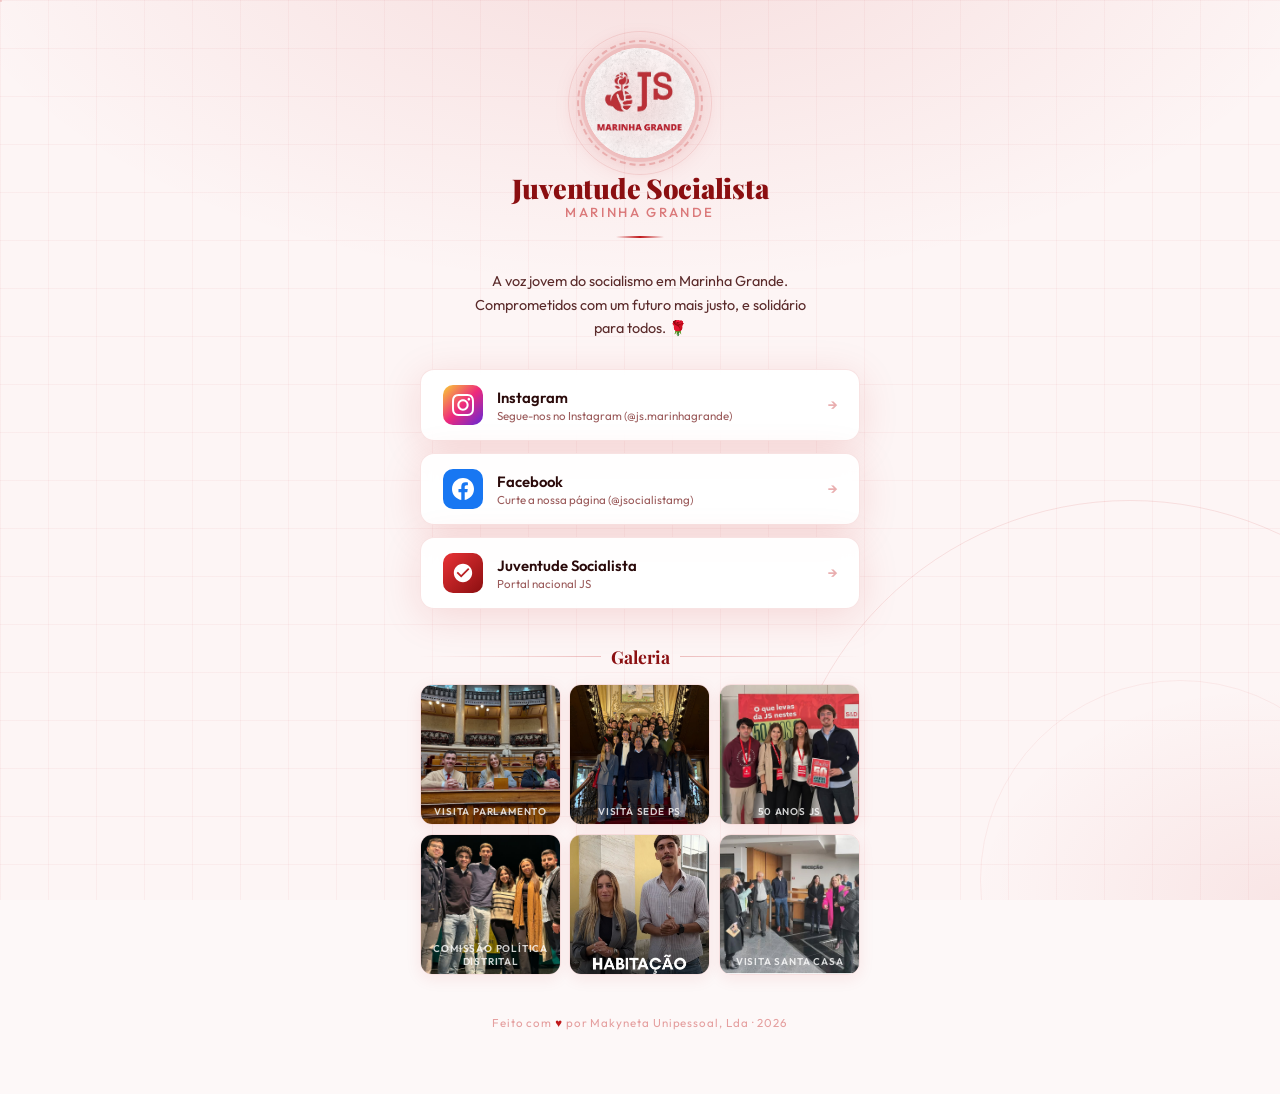
<file: archive/index.html>
<!DOCTYPE html>
<html lang="pt">
<head>
    <!-- Metadados -->
    <meta charset="UTF-8">
    <meta name="viewport" content="width=device-width, initial-scale=1.0">
    <meta name="description" content="Página da Juventude Socialista de Marinha Grande. A voz jovem do socialismo em Marinha Grande. Comprometidos com um futuro mais justo, e solidário para todos. 🌹">
    <meta name="keywords" content="Juventude Socialista, Marinha Grande, JS, política, socialismo, juventude, Portugal">
    <meta name="author" content="Makyneta Unipessoal, Lda">
    <meta property="og:title" content="JS Marinha Grande">
    <meta property="og:description" content="A voz jovem do socialismo em Marinha Grande. Comprometidos com um futuro mais justo, e solidário para todos. 🌹">
    <meta property="og:image" content="https://makyneta.github.io/jsmarinhagrande/assets/images/ui/ogimage.jpg">
    <!-- Style-->
    <link rel="stylesheet" href="assets/styles/main.css">
    <!-- Scripts -->
    <script src="assets/scripts/main.js" defer></script>
    <!-- Font -->
    <link href="https://fonts.googleapis.com/css2?family=Playfair+Display:wght@700;900&family=Outfit:wght@300;400;500;600&display=swap" rel="stylesheet">
    <!-- Title_Favicon -->
    <link rel="icon" href="assets/images/ui/favicon.png" type="image/png">
    <title>JS Marinha Grande</title>
</head>
<body>

<div id="prog"></div>
<canvas id="particles"></canvas>

<div class="bg">
  <div class="bg-mesh"></div>
  <div class="bg-grid"></div>
  <div class="bg-circle"></div>
  <div class="bg-circle"></div>
  <div class="bg-circle"></div>
  <div class="bg-circle"></div>
</div>

<div class="container">

  <div class="header">
    <div class="logo-wrap">
      <div class="logo-glow"></div>
      <div class="logo-ring2"></div>
      <div class="logo-ring"></div>
      <div class="logo-img-clip">
        <img src="assets/images/ui/profile.jpg" alt="JS Marinha Grande" onerror="this.style.display='none';this.nextElementSibling.style.display='flex'">
        <div style="display:none;align-items:center;justify-content:center;width:110px;height:110px;font-family:'Playfair Display',serif;font-weight:900;font-size:2.5rem;color:#C0181A;">JS</div>
      </div>
    </div>
    <div>
      <div class="org-name" id="orgName"></div>
      <div class="org-subtitle">Marinha Grande</div>
    </div>
    <div class="divider"></div>
  </div>

  <p class="bio">A voz jovem do socialismo em Marinha Grande.<br>Comprometidos com um futuro mais justo, e solidário para todos. 🌹</p>

  <div class="links">
    <a href="jsinstagram" target="_blank" class="link-btn btn-insta">
      <div class="icon"><svg viewBox="0 0 24 24" fill="white"><path d="M12 2.163c3.204 0 3.584.012 4.85.07 3.252.148 4.771 1.691 4.919 4.919.058 1.265.069 1.645.069 4.849 0 3.205-.012 3.584-.069 4.849-.149 3.225-1.664 4.771-4.919 4.919-1.266.058-1.644.07-4.85.07-3.204 0-3.584-.012-4.849-.07-3.26-.149-4.771-1.699-4.919-4.92-.058-1.265-.07-1.644-.07-4.849 0-3.204.013-3.583.07-4.849.149-3.227 1.664-4.771 4.919-4.919 1.266-.057 1.645-.069 4.849-.069zm0-2.163c-3.259 0-3.667.014-4.947.072-4.358.2-6.78 2.618-6.98 6.98-.059 1.281-.073 1.689-.073 4.948 0 3.259.014 3.668.072 4.948.2 4.358 2.618 6.78 6.98 6.98 1.281.058 1.689.072 4.948.072 3.259 0 3.668-.014 4.948-.072 4.354-.2 6.782-2.618 6.979-6.98.059-1.28.073-1.689.073-4.948 0-3.259-.014-3.667-.072-4.947-.196-4.354-2.617-6.78-6.979-6.98-1.281-.059-1.69-.073-4.949-.073zm0 5.838c-3.403 0-6.162 2.759-6.162 6.162s2.759 6.163 6.162 6.163 6.162-2.759 6.162-6.163c0-3.403-2.759-6.162-6.162-6.162zm0 10.162c-2.209 0-4-1.79-4-4 0-2.209 1.791-4 4-4s4 1.791 4 4c0 2.21-1.791 4-4 4zm6.406-11.845c-.796 0-1.441.645-1.441 1.44s.645 1.44 1.441 1.44c.795 0 1.439-.645 1.439-1.44s-.644-1.44-1.439-1.44z"/></svg></div>
      <div class="label">Instagram<span>Segue-nos no Instagram (@js.marinhagrande)</span></div>
      <div class="arrow">→</div>
    </a>
    <a href="jsfacebook" target="_blank" class="link-btn btn-facebook">
      <div class="icon"><svg viewBox="0 0 24 24" fill="white"><path d="M24 12.073c0-6.627-5.373-12-12-12s-12 5.373-12 12c0 5.99 4.388 10.954 10.125 11.854v-8.385H7.078v-3.47h3.047V9.43c0-3.007 1.792-4.669 4.533-4.669 1.312 0 2.686.235 2.686.235v2.953H15.83c-1.491 0-1.956.925-1.956 1.874v2.25h3.328l-.532 3.47h-2.796v8.385C19.612 23.027 24 18.062 24 12.073z"/></svg></div>
      <div class="label">Facebook<span>Curte a nossa página (@jsocialistamg)</span></div>
      <div class="arrow">→</div>
    </a>
    <!-- <a href="tel:+351919235469" class="link-btn btn-email">
      <div class="icon"><svg viewBox="0 0 24 24" fill="white"><path d="M20 4H4c-1.1 0-2 .9-2 2v12c0 1.1.9 2 2 2h16c1.1 0 2-.9 2-2V6c0-1.1-.9-2-2-2zm0 4l-8 5-8-5V6l8 5 8-5v2z"/></svg></div>
      <div class="label">Telefone<span>Envia-nos uma mensagem</span></div>
      <div class="arrow">→</div>
    </a> -->
    <a href="juventudesocialistanacional" target="_blank" class="link-btn btn-ps">
      <div class="icon"><svg viewBox="0 0 24 24" fill="white"><path d="M12 2C6.48 2 2 6.48 2 12s4.48 10 10 10 10-4.48 10-10S17.52 2 12 2zm-2 15l-5-5 1.41-1.41L10 14.17l7.59-7.59L19 8l-9 9z"/></svg></div>
      <div class="label">Juventude Socialista<span>Portal nacional JS</span></div>
      <div class="arrow">→</div>
    </a>
  </div>

  <div class="gallery-section">
    <div class="gallery-title">Galeria</div>
    <div class="gallery-grid">
      <div class="gallery-item" onclick="openLightbox(0)"><div class="gi-bg gi-1"><img src="assets/images/gallery/visitaparl.jpg" onerror="this.style.display='none'"><div class="gi-label">Visita Parlamento</div></div></div>
      <div class="gallery-item" onclick="openLightbox(1)"><div class="gi-bg gi-2"><img src="assets/images/gallery/visitasedeps.jpg" onerror="this.style.display='none'"><div class="gi-label">Visita Sede PS</div></div></div>
      <div class="gallery-item" onclick="openLightbox(2)"><div class="gi-bg gi-3"><img src="assets/images/gallery/50yjs.jpg" alt="Solidariedade" onerror="this.style.display='none'"><div class="gi-label">50 Anos JS</div></div></div>
      <div class="gallery-item" onclick="openLightbox(3)"><div class="gi-bg gi-4"><img src="assets/images/gallery/comissaopoliticadist.jpg" alt="Formação" onerror="this.style.display='none'"><div class="gi-label">Comissão Política Distrital</div></div></div>
      <div class="gallery-item" onclick="openLightbox(4)"><div class="gi-bg gi-5"><img src="assets/images/gallery/habitacaocapa.jpg" alt="Comunidade" onerror="this.style.display='none'"><div class="gi-label"></div></div></div>
      <div class="gallery-item" onclick="openLightbox(5)"><div class="gi-bg gi-6"><img src="assets/images/gallery/visitasantacasa.jpg" alt="Congresso" onerror="this.style.display='none'"><div class="gi-label">Visita Santa Casa</div></div></div>
    </div>
  </div>

  <div class="footer">
    <a href="https://makyneta.github.io" target="_blank" text-decoration="none" class="footer-link">
      <p>Feito com <span class="heart">♥</span> por Makyneta Unipessoal, Lda · 2026</p>
    </a>
  </div>

</div>

<div class="lightbox" id="lightbox" onclick="closeLightbox(event)">
  <div class="lb-inner">
    <div class="lb-img-wrap" id="lbImgWrap"></div>
    <div class="lb-caption" id="lbCaption"></div>
    <button class="lb-close-btn" onclick="document.getElementById('lightbox').classList.remove('open')">Fechar</button>
  </div>
</div>
</body>
</html>
</file>
<file: archive/assets/styles/main.css>
:root {
    --red: #C0181A;
    --red-dark: #8B0F11;
    --red-light: #E83235;
    --off-white: #FDF8F8;
    --card-bg: rgba(255,255,255,0.93);
    --shadow: 0 8px 40px rgba(192,24,26,0.13);
  }
  * { margin:0; padding:0; box-sizing:border-box; }
  body { min-height:100vh; background:var(--off-white); font-family:'Outfit',sans-serif; overflow-x:hidden; }

  /* SCROLL BAR */
  #prog { position:fixed; top:0; left:0; height:3px; background:linear-gradient(90deg,var(--red-dark),var(--red-light)); width:0%; z-index:999; border-radius:0 2px 2px 0; box-shadow:0 0 8px rgba(192,24,26,.5); transition:width .1s; }

  /* BACKGROUND */
  .bg { position:fixed; inset:0; z-index:0; background:#FDF5F5; overflow:hidden; }
  .bg-mesh { position:absolute; inset:0; background:radial-gradient(ellipse 80% 60% at 50% -10%,rgba(192,24,26,.11) 0%,transparent 70%),radial-gradient(ellipse 40% 40% at 100% 100%,rgba(192,24,26,.07) 0%,transparent 60%); animation:meshDrift 14s ease-in-out infinite alternate; }
  @keyframes meshDrift { 0%{opacity:1} 50%{opacity:.85} 100%{opacity:1} }
  .bg-grid { position:absolute; inset:0; background-image:linear-gradient(rgba(192,24,26,.04) 1px,transparent 1px),linear-gradient(90deg,rgba(192,24,26,.04) 1px,transparent 1px); background-size:48px 48px; animation:gridSlide 45s linear infinite; }
  @keyframes gridSlide { from{background-position:0 0} to{background-position:48px 48px} }
  .bg-circle { position:absolute; border-radius:50%; border:1.5px solid rgba(192,24,26,.10); animation:bgPulse 7s ease-in-out infinite alternate; }
  .bg-circle:nth-child(1){width:520px;height:520px;top:-160px;left:-160px;}
  .bg-circle:nth-child(2){width:320px;height:320px;top:-80px;left:-80px;border-color:rgba(192,24,26,.07);animation-delay:1s;}
  .bg-circle:nth-child(3){width:700px;height:700px;bottom:-300px;right:-200px;animation-delay:2s;}
  .bg-circle:nth-child(4){width:400px;height:400px;bottom:-180px;right:-100px;border-color:rgba(192,24,26,.06);animation-delay:.5s;}
  @keyframes bgPulse { from{transform:scale(1) rotate(0deg);opacity:1} to{transform:scale(1.05) rotate(3deg);opacity:.5} }

  /* CANVAS */
  #particles { position:fixed; inset:0; z-index:0; pointer-events:none; }

  /* LAYOUT */
  .container { position:relative; z-index:1; max-width:480px; margin:0 auto; padding:48px 20px 64px; display:flex; flex-direction:column; align-items:center; }

  /* HEADER */
  .header { display:flex; flex-direction:column; align-items:center; gap:16px; margin-bottom:32px; opacity:0; transform:translateY(-30px); animation:fadeUp .8s cubic-bezier(.22,1,.36,1) .15s forwards; }

  /* LOGO */
  .logo-wrap { width:110px; height:110px; border-radius:50%; display:flex; align-items:center; justify-content:center; overflow:visible; position:relative; animation:logoPop .9s cubic-bezier(.34,1.56,.64,1) .2s both; }
  @keyframes logoPop { 0%{transform:scale(.4) rotate(-15deg);opacity:0} 70%{transform:scale(1.08) rotate(2deg);opacity:1} 100%{transform:scale(1) rotate(0deg);opacity:1} }
  .logo-img-clip { width:110px; height:110px; border-radius:50%; overflow:hidden; position:absolute; box-shadow:0 4px 32px rgba(192,24,26,.20),0 0 0 4px rgba(192,24,26,.10); background:white; }
  .logo-wrap img { width:100%; height:100%; object-fit:cover; display:block; }
  .logo-ring { position:absolute; inset:-8px; border-radius:50%; border:2px dashed rgba(192,24,26,.22); animation:spin 18s linear infinite; pointer-events:none; z-index:2; }
  .logo-ring2 { position:absolute; inset:-17px; border-radius:50%; border:1px solid rgba(192,24,26,.10); animation:spin 28s linear infinite reverse; pointer-events:none; z-index:2; }
  .logo-glow { position:absolute; inset:-22px; border-radius:50%; background:radial-gradient(circle,rgba(192,24,26,.13) 0%,transparent 70%); animation:glowPulse 3s ease-in-out infinite; pointer-events:none; z-index:2; }
  @keyframes glowPulse { 0%,100%{transform:scale(1);opacity:.7} 50%{transform:scale(1.18);opacity:1} }
  @keyframes spin { to{transform:rotate(360deg)} }

  /* TITLE typewriter */
  .org-name { font-family:'Playfair Display',serif; font-size:1.7rem; font-weight:900; color:var(--red-dark); letter-spacing:-.01em; text-align:center; line-height:1.1; }
  .org-name .char { display:inline-block; opacity:0; transform:translateY(20px); animation:charIn .4s cubic-bezier(.22,1,.36,1) forwards; }
  @keyframes charIn { to{opacity:1;transform:translateY(0)} }
  .org-subtitle { font-size:.82rem; font-weight:500; letter-spacing:.18em; text-transform:uppercase; color:rgba(192,24,26,.55); text-align:center; opacity:0; animation:fadeUp .5s ease 1.2s forwards; }
  .divider { width:0; height:2px; background:linear-gradient(90deg,transparent,var(--red),transparent); animation:dividerGrow .6s ease 1.0s forwards; }
  @keyframes dividerGrow { to{width:48px} }

  /* BIO */
  .bio { font-size:.9rem; font-weight:400; color:#5a2a2a; text-align:center; line-height:1.65; max-width:340px; opacity:0; animation:fadeUp .7s ease 1.3s forwards; margin-bottom:28px; }

  /* LINKS */
  .links { width:100%; display:flex; flex-direction:column; gap:12px; margin-bottom:36px; }
  .link-btn {
    position:relative; display:flex; align-items:center; gap:14px; padding:15px 22px;
    background:var(--card-bg); border:1.5px solid rgba(192,24,26,.12); border-radius:14px;
    text-decoration:none; color:#2a0a0a; font-size:.93rem; font-weight:600;
    box-shadow:var(--shadow); backdrop-filter:blur(8px); overflow:hidden; opacity:0; cursor:pointer;
    transition:transform .25s cubic-bezier(.22,1,.36,1),box-shadow .25s,border-color .25s;
  }
  /* shimmer */
  .link-btn::before { content:''; position:absolute; top:0; left:-100%; width:60%; height:100%; background:linear-gradient(120deg,transparent 0%,rgba(255,255,255,.55) 50%,transparent 100%); transform:skewX(-20deg); }
  .link-btn:hover::before { left:160%; transition:left .55s ease; }
  /* tint fill */
  .link-btn::after { content:''; position:absolute; inset:0; background:linear-gradient(120deg,rgba(192,24,26,.04) 0%,rgba(192,24,26,.08) 100%); opacity:0; transition:opacity .3s; }
  .link-btn:hover { transform:translateY(-4px) scale(1.012); box-shadow:0 18px 52px rgba(192,24,26,.20); border-color:rgba(192,24,26,.28); }
  .link-btn:hover::after { opacity:1; }
  .link-btn:active { transform:scale(.97) !important; }
  .link-btn .icon { width:40px; height:40px; border-radius:10px; display:flex; align-items:center; justify-content:center; flex-shrink:0; transition:transform .3s cubic-bezier(.34,1.56,.64,1); position:relative; z-index:1; }
  .link-btn:hover .icon { transform:scale(1.15) rotate(-6deg); }
  .link-btn .label { flex:1; position:relative; z-index:1; }
  .link-btn .label span { display:block; font-size:.72rem; font-weight:400; color:#9a5a5a; margin-top:1px; }
  .link-btn .arrow { font-size:.9rem; color:rgba(192,24,26,.35); transition:transform .25s cubic-bezier(.34,1.56,.64,1),color .2s; position:relative; z-index:1; }
  .link-btn:hover .arrow { transform:translateX(6px); color:var(--red); }
  .btn-insta .icon  { background:linear-gradient(135deg,#f9ce34,#ee2a7b,#6228d7); }
  .btn-facebook .icon { background:#1877F2; }
  .btn-email .icon  { background:linear-gradient(135deg,var(--red),var(--red-dark)); }
  .btn-ps .icon     { background:linear-gradient(135deg,var(--red-light),var(--red-dark)); }
  .icon svg { width:22px; height:22px; filter:brightness(0) invert(1); }
  .link-btn:nth-child(1){animation:slideInLeft .55s cubic-bezier(.22,1,.36,1) 1.4s forwards;}
  .link-btn:nth-child(2){animation:slideInLeft .55s cubic-bezier(.22,1,.36,1) 1.52s forwards;}
  .link-btn:nth-child(3){animation:slideInLeft .55s cubic-bezier(.22,1,.36,1) 1.64s forwards;}
  .link-btn:nth-child(4){animation:slideInLeft .55s cubic-bezier(.22,1,.36,1) 1.76s forwards;}
  @keyframes slideInLeft { from{opacity:0;transform:translateX(-28px)} to{opacity:1;transform:translateX(0)} }
  .ripple { position:absolute; border-radius:50%; background:rgba(192,24,26,.18); transform:scale(0); animation:rippleAnim .65s linear; pointer-events:none; z-index:0; }
  @keyframes rippleAnim { to{transform:scale(5);opacity:0} }

  /* GALLERY */
  .gallery-section { width:100%; opacity:0; animation:fadeUp .7s ease 2.0s forwards; }
  .gallery-title { font-family:'Playfair Display',serif; font-size:1.1rem; font-weight:700; color:var(--red-dark); text-align:center; margin-bottom:16px; display:flex; align-items:center; justify-content:center; gap:10px; }
  .gallery-title::before,.gallery-title::after { content:''; flex:1; height:1px; background:linear-gradient(90deg,transparent,rgba(192,24,26,.25)); }
  .gallery-title::after { background:linear-gradient(90deg,rgba(192,24,26,.25),transparent); }
  .gallery-grid { display:grid; grid-template-columns:repeat(3,1fr); gap:8px; }
  .gallery-item { aspect-ratio:1; border-radius:12px; overflow:hidden; position:relative; cursor:pointer; border:1.5px solid rgba(192,24,26,.10); box-shadow:0 4px 16px rgba(192,24,26,.08); opacity:0; transform:scale(.8) translateY(16px); transition:box-shadow .3s; }
  .gallery-item:hover { box-shadow:0 12px 36px rgba(192,24,26,.22); z-index:2; }
  .gi-bg { width:100%; height:100%; display:flex; align-items:center; justify-content:center; font-size:2.2rem; position:relative; overflow:hidden; transition:transform .4s cubic-bezier(.22,1,.36,1); }
  .gallery-item:hover .gi-bg { transform:scale(1.08); }
  .gi-bg img { width:100%; height:100%; object-fit:cover; display:block; transition:transform .4s cubic-bezier(.22,1,.36,1); }
  .gallery-item:hover .gi-bg img { transform:scale(1.08); }
  .gi-1{background:linear-gradient(135deg,#C0181A 0%,#8B0F11 100%);}
  .gi-2{background:linear-gradient(135deg,#e8f0fe 0%,#b8cef8 100%);}
  .gi-3{background:linear-gradient(135deg,#fff0f0 0%,#ffc9c9 100%);}
  .gi-4{background:linear-gradient(135deg,#8B0F11 0%,#C0181A 60%,#E83235 100%);}
  .gi-5{background:linear-gradient(135deg,#ffeaea 0%,#ffb3b3 100%);}
  .gi-6{background:linear-gradient(135deg,#2c2c2c 0%,#C0181A 100%);}
  .overlay { position:absolute; inset:0; background:rgba(192,24,26,.72); display:flex; align-items:center; justify-content:center; opacity:0; transition:opacity .3s; color:white; font-size:1.6rem; }
  .gallery-item:hover .overlay { opacity:1; }
  .gi-label { position:absolute; bottom:6px; left:0; right:0; text-align:center; font-size:.62rem; font-weight:600; letter-spacing:.08em; text-transform:uppercase; padding:0 4px; }
  .gi-1 .gi-label,.gi-4 .gi-label,.gi-6 .gi-label{color:rgba(255,255,255,.8);}
  .gi-2 .gi-label,.gi-3 .gi-label,.gi-5 .gi-label{color:rgba(255,255,255,.8);}
  .gi-watermark { font-family:'Playfair Display',serif; font-weight:900; font-size:2.8rem; opacity:.15; line-height:1; transition:opacity .3s,transform .4s; }
  .gi-1 .gi-watermark,.gi-4 .gi-watermark,.gi-6 .gi-watermark{color:white;}
  .gi-2 .gi-watermark,.gi-3 .gi-watermark,.gi-5 .gi-watermark{color:white;}
  .gallery-item:hover .gi-watermark { opacity:.04; transform:scale(1.3) rotate(10deg); }
  .gallery-item.visible { animation:galleryPop .5s cubic-bezier(.34,1.46,.64,1) forwards; }
  @keyframes galleryPop { to{opacity:1;transform:scale(1) translateY(0)} }

  .lightbox { display:none; position:fixed; inset:0; z-index:100; background:rgba(10,2,2,.9); backdrop-filter:blur(8px); align-items:center; justify-content:center; }
  .lightbox.open { display:flex; animation:lbFadeIn .3s ease forwards; }
  @keyframes lbFadeIn { from{opacity:0} to{opacity:1} }
  .lb-inner { max-width:92vw; max-height:92vh; display:flex; flex-direction:column; align-items:center; gap:14px; animation:lbPop .35s cubic-bezier(.34,1.46,.64,1); }
  @keyframes lbPop { from{transform:scale(.75);opacity:0} to{transform:scale(1);opacity:1} }
  .lb-img-wrap { border-radius:16px; overflow:hidden; max-width:min(420px,90vw); max-height:70vh; box-shadow:0 30px 80px rgba(0,0,0,.6); }
  .lb-img-wrap img { width:100%; height:100%; object-fit:cover; display:block; }
  .lb-img-wrap .lb-placeholder { width:min(420px,80vw); aspect-ratio:1; display:flex; align-items:center; justify-content:center; font-size:5rem; }
  .lb-caption { color:white; font-family:'Playfair Display',serif; font-size:1.1rem; font-weight:700; text-align:center; opacity:.95; }
  .lb-close-btn { margin-top:4px; padding:9px 28px; background:rgba(255,255,255,.12); color:white; border:1px solid rgba(255,255,255,.25); border-radius:30px; font-family:'Outfit',sans-serif; font-size:.82rem; font-weight:500; cursor:pointer; letter-spacing:.06em; transition:background .2s,transform .15s; }
  .lb-close-btn:hover { background:rgba(255,255,255,.22); transform:scale(1.04); }

  /* FOOTER */
  .footer { margin-top:40px; text-align:center; opacity:0; animation:fadeUp .5s ease 2.2s forwards; }
  .footer a { font-size:.72rem; color:rgba(192,24,26,.4); letter-spacing:.08em; text-decoration:none; transition:color .2s,transform .25s; }
  .footer a:hover { color:var(--red); text-transform:uppercase; }
  .heart { color:var(--red); display:inline-block; animation:heartbeat 1.4s ease-in-out infinite; }
  @keyframes heartbeat { 0%,100%{transform:scale(1)} 30%{transform:scale(1.35)} 60%{transform:scale(1.1)} }

  @keyframes fadeUp { from{opacity:0;transform:translateY(22px)} to{opacity:1;transform:translateY(0)} }

  @media(max-width:380px) { .org-name{font-size:1.45rem;} .container{padding:36px 16px 48px;} }
</file>
